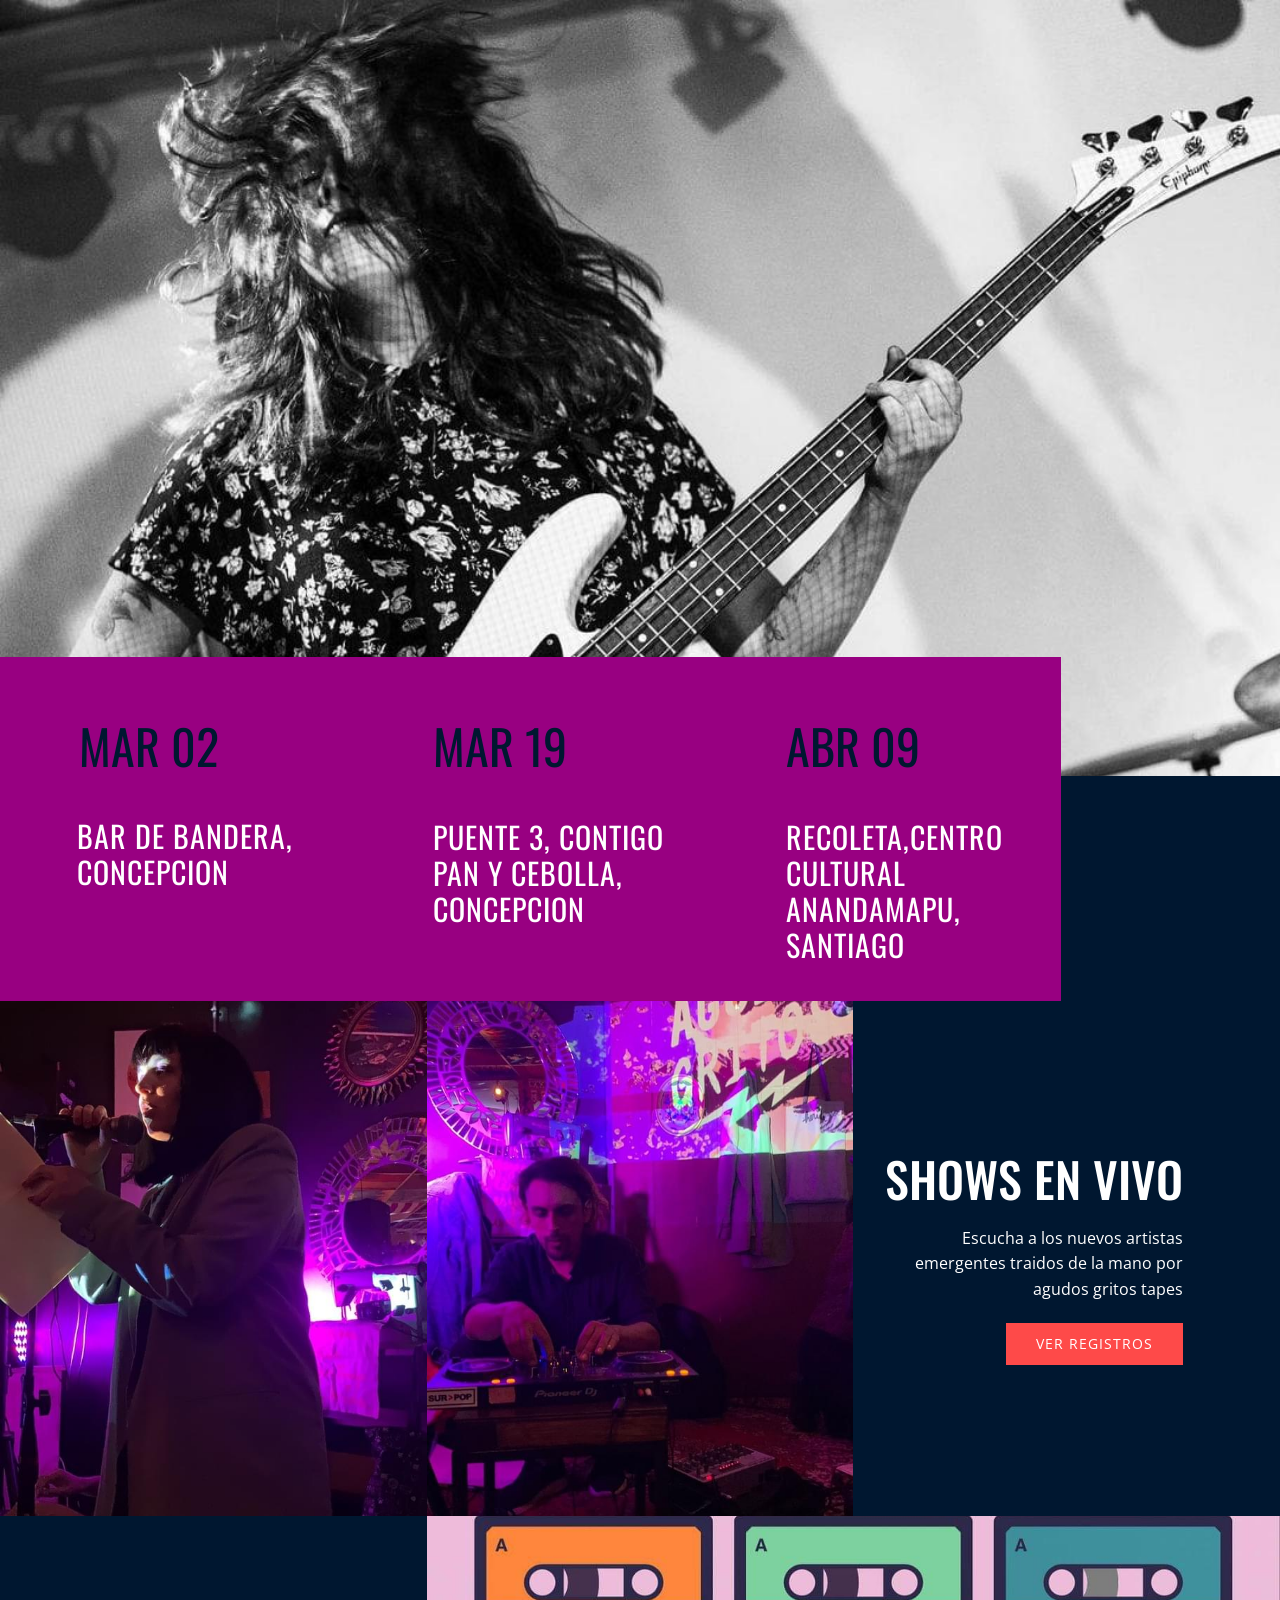
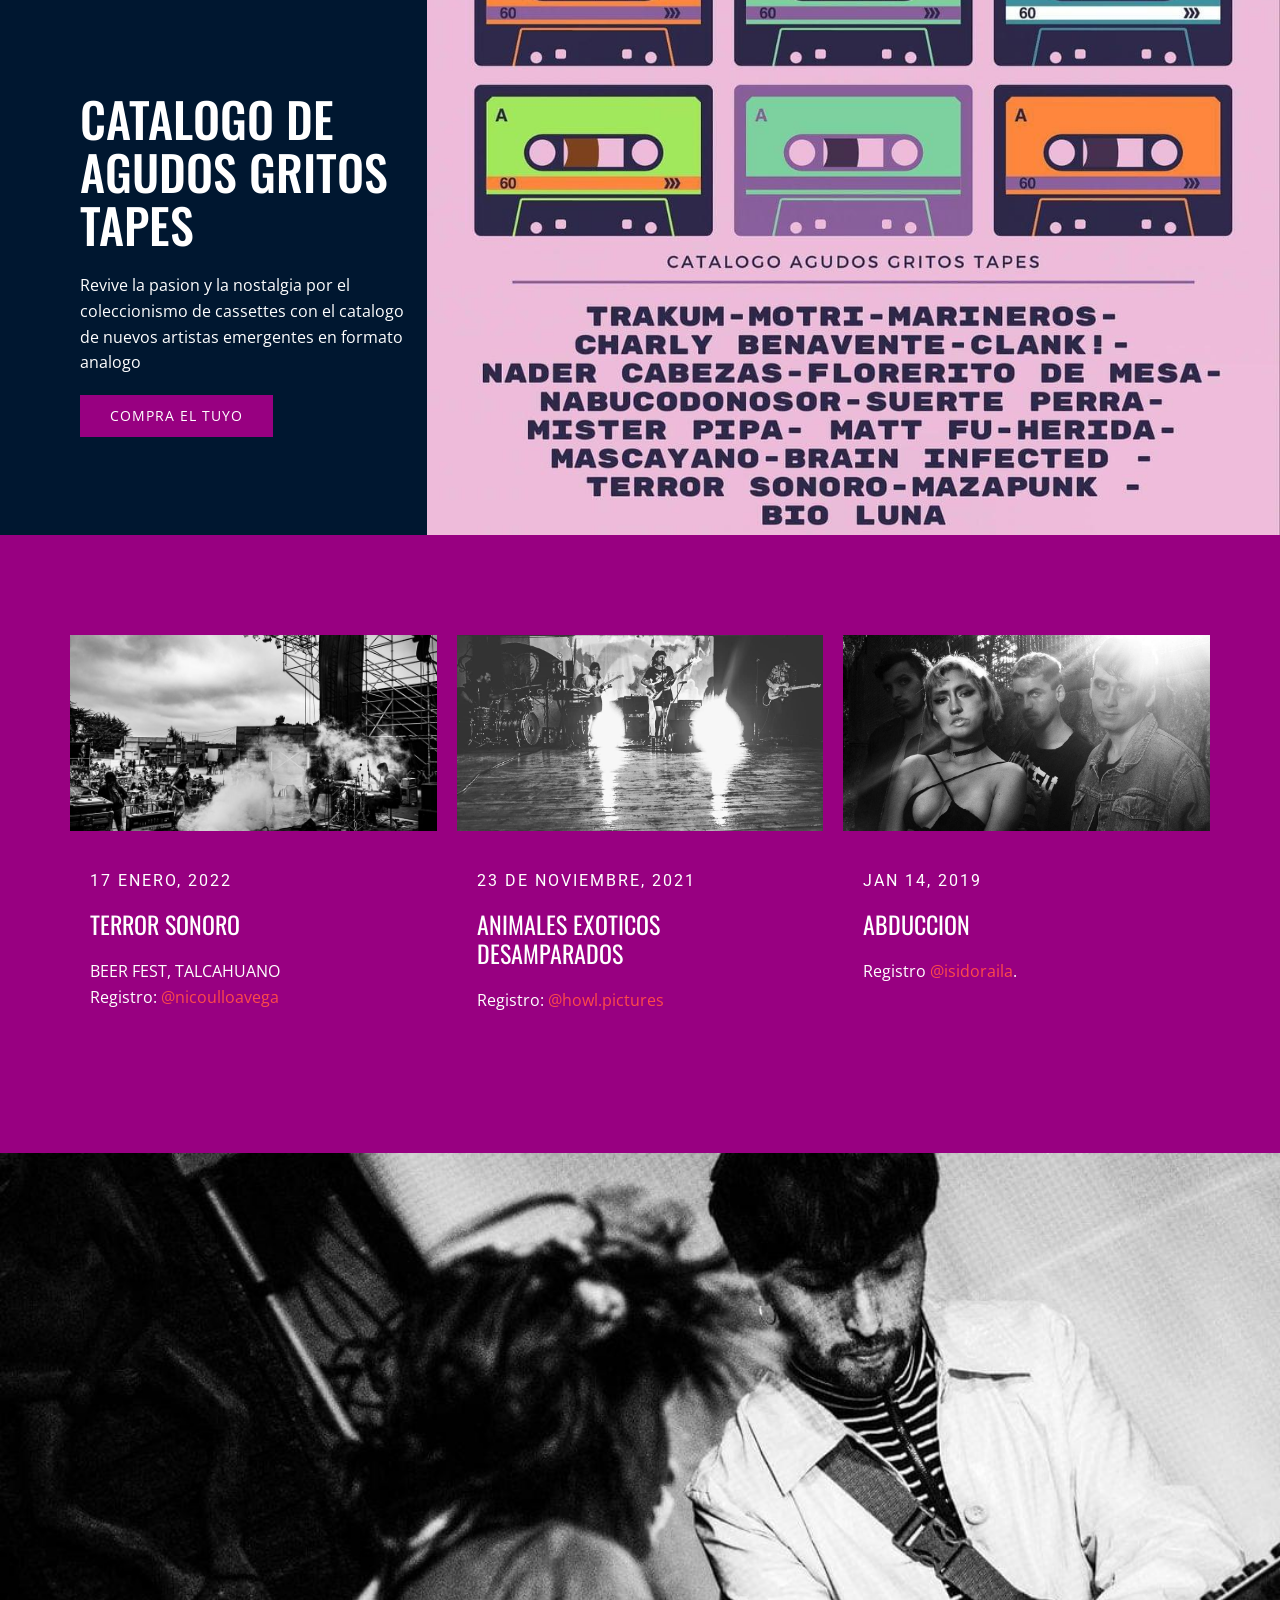
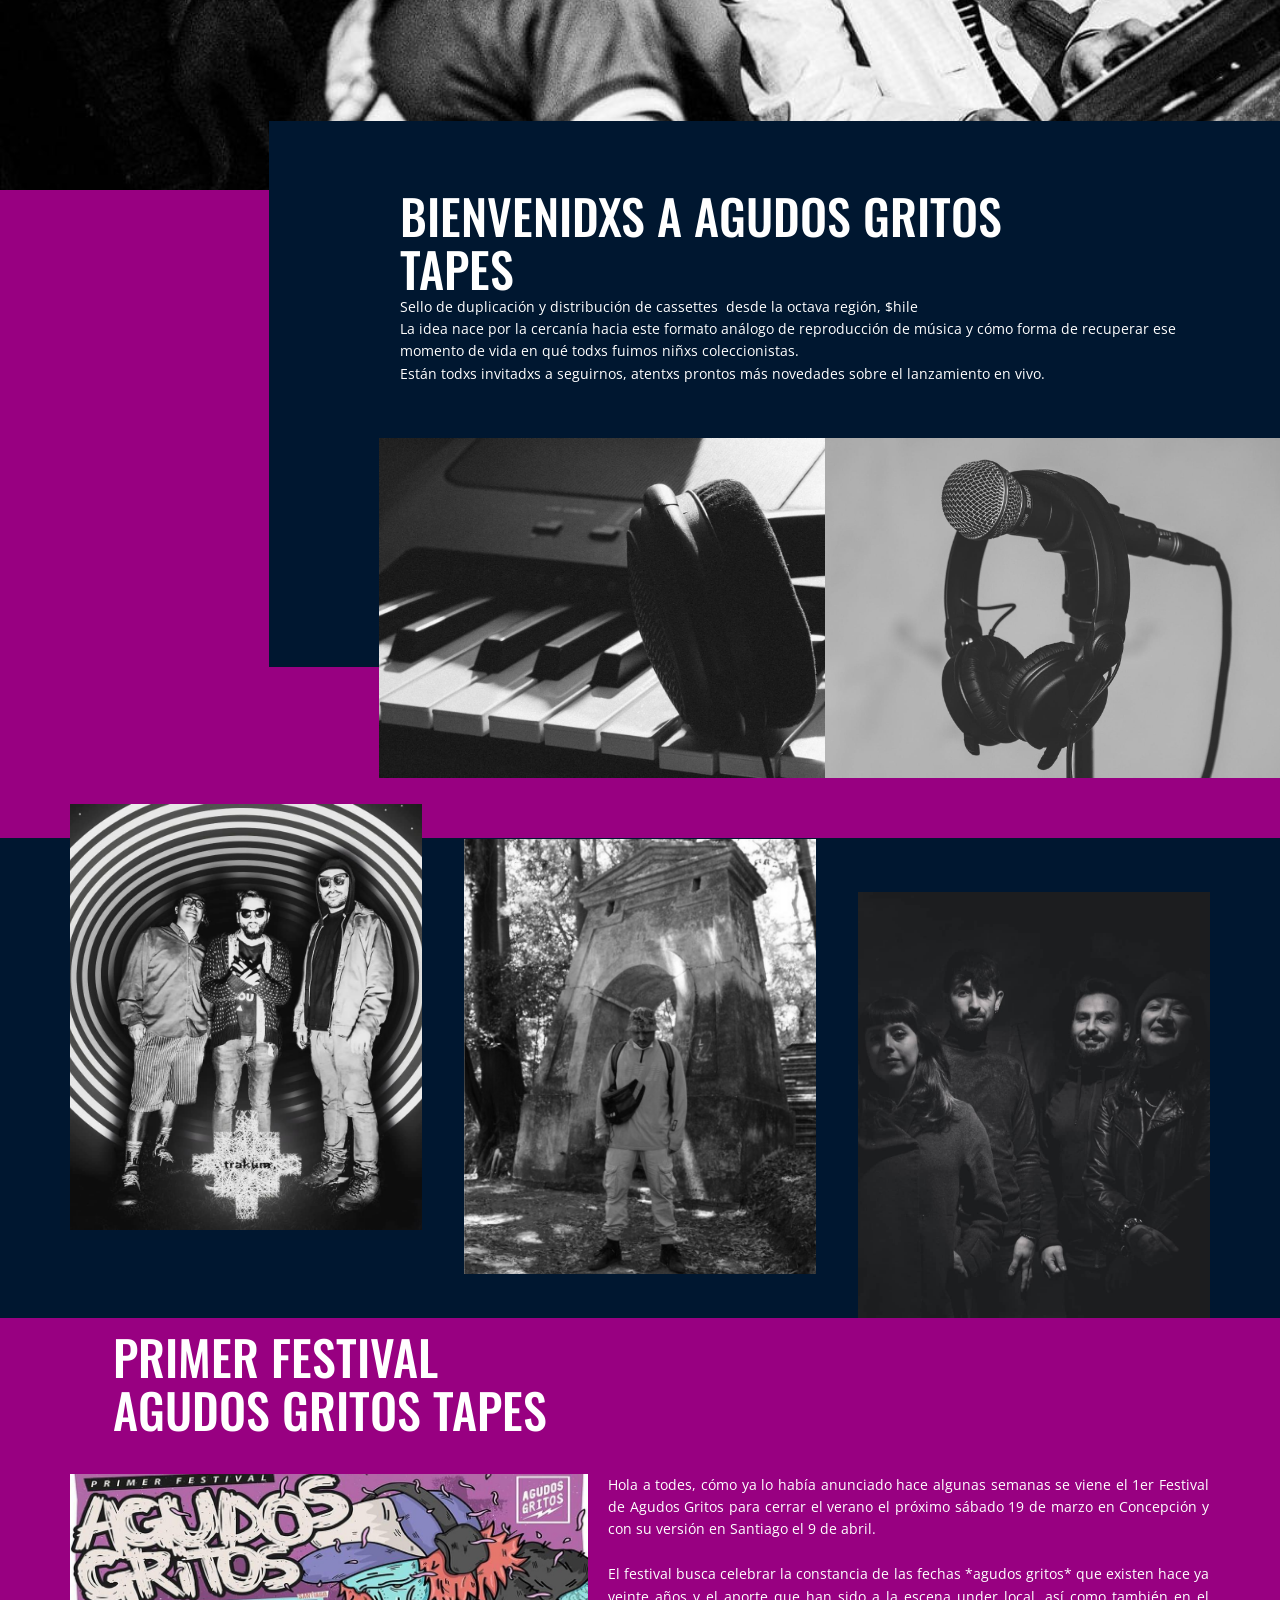
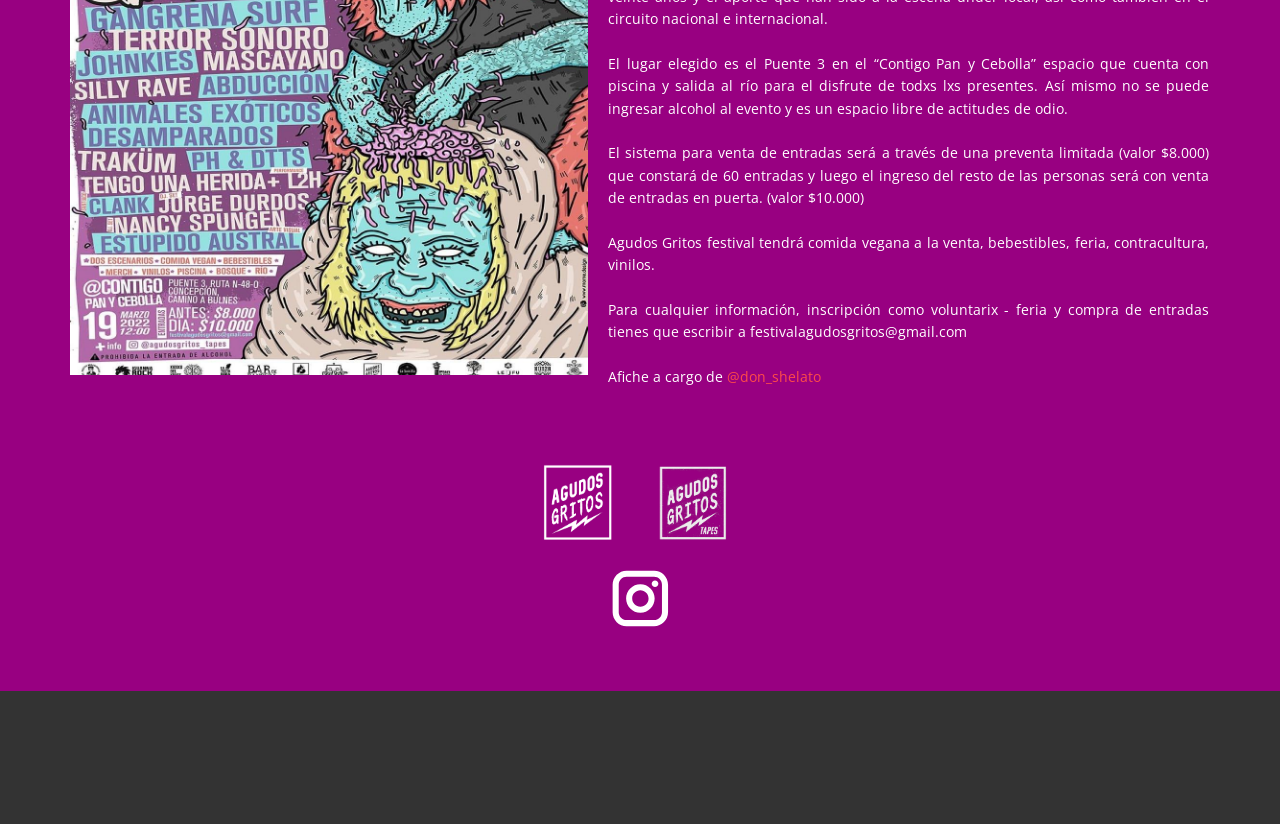
<file: index.html>
<!DOCTYPE html>
<html style="font-size: 16px;">
  <head>
    <meta name="viewport" content="width=device-width, initial-scale=1.0">
    <meta charset="utf-8">
    <meta name="keywords" content="agudos gritos tapes">
    <link rel="apple-touch-icon" sizes="57x57" href="/apple-icon-57x57.png">
<link rel="apple-touch-icon" sizes="60x60" href="/apple-icon-60x60.png">
<link rel="apple-touch-icon" sizes="72x72" href="/apple-icon-72x72.png">
<link rel="apple-touch-icon" sizes="76x76" href="/apple-icon-76x76.png">
<link rel="apple-touch-icon" sizes="114x114" href="/apple-icon-114x114.png">
<link rel="apple-touch-icon" sizes="120x120" href="/apple-icon-120x120.png">
<link rel="apple-touch-icon" sizes="144x144" href="/apple-icon-144x144.png">
<link rel="apple-touch-icon" sizes="152x152" href="/apple-icon-152x152.png">
<link rel="apple-touch-icon" sizes="180x180" href="/apple-icon-180x180.png">
<link rel="icon" type="image/png" sizes="192x192"  href="/android-icon-192x192.png">
<link rel="icon" type="image/png" sizes="32x32" href="/favicon-32x32.png">
<link rel="icon" type="image/png" sizes="96x96" href="/favicon-96x96.png">
<link rel="icon" type="image/png" sizes="16x16" href="/favicon-16x16.png">
<link rel="manifest" href="/manifest.json">
<meta name="msapplication-TileColor" content="#ffffff">
<meta name="msapplication-TileImage" content="/ms-icon-144x144.png">
<meta name="theme-color" content="#ffffff">
    <meta name="description" content="">
    <meta name="page_type" content="np-template-header-footer-from-plugin">
    <title>Inicio</title>
    <link rel="stylesheet" href="nicepage.css" media="screen">
<link rel="stylesheet" href="Inicio.css" media="screen">
    <script class="u-script" type="text/javascript" src="jquery-1.9.1.min.js" defer=""></script>
    <script class="u-script" type="text/javascript" src="nicepage.js" defer=""></script>
    <meta name="generator" content="Nicepage 4.6.1, nicepage.com">
    <link rel="icon" href="images/favicon.ico">
    <link id="u-theme-google-font" rel="stylesheet" href="https://fonts.googleapis.com/css?family=Roboto:100,100i,300,300i,400,400i,500,500i,700,700i,900,900i|Open+Sans:300,300i,400,400i,500,500i,600,600i,700,700i,800,800i">
    <link id="u-page-google-font" rel="stylesheet" href="https://fonts.googleapis.com/css?family=Oswald:200,300,400,500,600,700">
    
    
    
    
    
    
    
    
    
    
    <script type="application/ld+json">{
		"@context": "http://schema.org",
		"@type": "Organization",
		"name": "AGUDOSGRITOSTAPES",
		"url": "/",
		"logo": "images/agudos-gritos-holograficos-min.png"
}</script>
    <meta name="theme-color" content="#fe4a49">
    <meta property="og:title" content="Inicio">
    <meta property="og:description" content="">
    <meta property="og:type" content="website">
    <link rel="canonical" href="/">
  </head>
  <body data-home-page="https://agudosgritostapes.nicepage.io/Inicio.html?version=c3137f15-bdb1-4d0a-bb6e-f0d2221f61a2" data-home-page-title="Inicio" class="u-body u-overlap u-xl-mode"><header class="u-clearfix u-header u-header" id="sec-556a"><div class="u-clearfix u-sheet u-sheet-1">
        <nav class="u-align-left u-menu u-menu-dropdown u-nav-spacing-25 u-offcanvas u-menu-1">
          <div class="menu-collapse" style="font-size: 1rem; letter-spacing: 0px; font-weight: 700; text-transform: uppercase;">
            <a class="u-button-style u-custom-padding-bottom u-custom-top-bottom-menu-spacing u-nav-link u-text-active-white u-text-grey-40 u-text-hover-grey-70" href="#" style="padding: 8px 12px; font-size: calc(1em + 16px);">
              <svg class="u-svg-link" preserveAspectRatio="xMidYMin slice" viewBox="0 0 302 302" style="undefined"><use xlink:href="#svg-7b92"></use></svg>
              <svg xmlns="http://www.w3.org/2000/svg" xmlns:xlink="http://www.w3.org/1999/xlink" version="1.1" id="svg-7b92" x="0px" y="0px" viewBox="0 0 302 302" style="enable-background:new 0 0 302 302;" xml:space="preserve" class="u-svg-content"><g><rect y="36" width="302" height="30"></rect><rect y="236" width="302" height="30"></rect><rect y="136" width="302" height="30"></rect>
</g><g></g><g></g><g></g><g></g><g></g><g></g><g></g><g></g><g></g><g></g><g></g><g></g><g></g><g></g><g></g></svg>
            </a>
          </div>
          <div class="u-custom-menu u-nav-container">
            <ul class="u-nav u-spacing-0 u-unstyled u-nav-1"><li class="u-nav-item"><a class="u-button-style u-nav-link u-text-active-white u-text-grey-40 u-text-hover-grey-70" href="Inicio.html" style="padding: 10px 20px;">Inicio</a>
</li><li class="u-nav-item"><a class="u-button-style u-nav-link u-text-active-white u-text-grey-40 u-text-hover-grey-70" href="Inicio.html#sec-f1fa" data-page-id="1516846" style="padding: 10px 20px;">Acerca de</a>
</li><li class="u-nav-item"><a class="u-button-style u-nav-link u-text-active-white u-text-grey-40 u-text-hover-grey-70" href="https://www.instagram.com/agudosgritos_tapes/" target="_blank" style="padding: 10px 26px 10px 20px;">Contacto</a>
</li></ul>
          </div>
          <div class="u-custom-menu u-nav-container-collapse">
            <div class="u-align-center u-black u-container-style u-inner-container-layout u-opacity u-opacity-95 u-sidenav">
              <div class="u-inner-container-layout u-sidenav-overflow">
                <div class="u-menu-close"></div>
                <ul class="u-align-center u-nav u-popupmenu-items u-unstyled u-nav-2"><li class="u-nav-item"><a class="u-button-style u-nav-link" href="Inicio.html" style="padding: 10px 20px;">Inicio</a>
</li><li class="u-nav-item"><a class="u-button-style u-nav-link" href="Inicio.html#sec-f1fa" data-page-id="1516846" style="padding: 10px 20px;">Acerca de</a>
</li><li class="u-nav-item"><a class="u-button-style u-nav-link" href="https://www.instagram.com/agudosgritos_tapes/" target="_blank" style="padding: 10px 20px;">Contacto</a>
</li></ul>
              </div>
            </div>
            <div class="u-black u-menu-overlay u-opacity u-opacity-70"></div>
          </div>
        </nav>
      </div></header> 
    <section class="u-clearfix u-image u-section-1" id="sec-1994" data-image-width="1080" data-image-height="1080">
      <div class="u-clearfix u-sheet u-sheet-1"></div>
    </section>
    <section class="u-clearfix u-palette-4-base u-section-2" id="sec-cc93">
      <div class="u-clearfix u-layout-wrap u-layout-wrap-1">
        <div class="u-layout">
          <div class="u-layout-row">
            <div class="u-align-center-sm u-align-center-xs u-container-style u-custom-color-1 u-layout-cell u-left-cell u-size-20 u-layout-cell-1">
              <div class="u-container-layout u-container-layout-1">
                <h2 class="u-align-left-lg u-align-left-md u-align-left-xl u-text u-text-palette-4-base u-text-1">MAR 02<br>
                </h2>
                <h3 class="u-text u-text-body-alt-color u-text-2">BAR DE BANDERA, CONCEPCION<br>
                </h3>
              </div>
            </div>
            <div class="u-align-center-sm u-align-center-xs u-align-left-lg u-container-style u-custom-color-1 u-layout-cell u-size-20 u-layout-cell-2">
              <div class="u-container-layout u-container-layout-2">
                <h2 class="u-align-left-xl u-text u-text-palette-4-base u-text-3">MAR 19</h2>
                <h3 class="u-text u-text-body-alt-color u-text-4"> PUENTE 3, CONTIGO PAN Y CEBOLLA,<br>CONCEPCION<br>
                </h3>
              </div>
            </div>
            <div class="u-align-center-sm u-align-center-xs u-container-style u-custom-color-1 u-layout-cell u-right-cell u-size-20 u-layout-cell-3">
              <div class="u-container-layout u-valign-middle-xs u-container-layout-3">
                <h2 class="u-align-left-lg u-align-left-md u-align-left-xl u-text u-text-palette-4-base u-text-5">ABR 09</h2>
                <h3 class="u-text u-text-body-alt-color u-text-6">RECOLETA,CENTRO CULTURAL ANANDAMAPU,<br>SANTIAGO<br>
                </h3>
              </div>
            </div>
          </div>
        </div>
      </div>
    </section>
    <section class="u-clearfix u-palette-4-base u-section-3" id="sec-a840">
      <div class="u-clearfix u-expanded-width u-layout-wrap u-layout-wrap-1">
        <div class="u-layout">
          <div class="u-layout-row">
            <div class="u-container-style u-image u-layout-cell u-right-cell u-size-20 u-image-1" data-image-width="608" data-image-height="1080">
              <div class="u-container-layout"></div>
            </div>
            <div class="u-container-style u-image u-layout-cell u-size-20 u-image-2" data-image-width="608" data-image-height="1080">
              <div class="u-container-layout"></div>
            </div>
            <div class="u-align-right u-container-style u-layout-cell u-left-cell u-size-20 u-layout-cell-3">
              <div class="u-container-layout u-container-layout-3">
                <h2 class="u-text u-text-1">SHOWS EN VIVO<br>
                </h2>
                <p class="u-text u-text-2">Escucha a los nuevos artistas emergentes traidos de la mano por agudos gritos tapes<br>
                </p>
                <a href="https://www.instagram.com/agudosgritos_tapes/" class="u-btn u-button-style u-palette-1-base u-btn-1" target="_blank">VER REGISTROS</a>
              </div>
            </div>
          </div>
        </div>
      </div>
    </section>
    <section class="u-clearfix u-palette-4-base u-valign-top-xs u-section-4" id="sec-5f77">
      <div class="u-clearfix u-expanded-width u-layout-wrap u-layout-wrap-1">
        <div class="u-layout">
          <div class="u-layout-row">
            <div class="u-container-style u-layout-cell u-left-cell u-size-20 u-layout-cell-1">
              <div class="u-container-layout u-container-layout-1">
                <h2 class="u-text u-text-1">CATALOGO DE AGUDOS GRITOS TAPES<br>
                </h2>
                <p class="u-text u-text-2">Revive la pasion y la nostalgia por el coleccionismo de cassettes con el catalogo de nuevos artistas emergentes en formato analogo<br>
                </p>
                <a href="https://www.instagram.com/agudosgritos_tapes/" class="u-border-none u-btn u-button-style u-custom-color-1 u-btn-1">COMPRA EL TUYO</a>
              </div>
            </div>
            <div class="u-container-style u-image u-layout-cell u-right-cell u-size-40 u-image-1" data-image-width="1080" data-image-height="1080">
              <div class="u-container-layout"></div>
            </div>
          </div>
        </div>
      </div>
    </section>
    <section class="u-clearfix u-custom-color-1 u-section-5" id="sec-f844">
      <div class="u-clearfix u-sheet u-sheet-1">
        <div class="u-clearfix u-expanded-width u-gutter-20 u-layout-wrap u-layout-wrap-1">
          <div class="u-layout">
            <div class="u-layout-row">
              <div class="u-align-center-lg u-container-style u-layout-cell u-left-cell u-size-20 u-layout-cell-1">
                <div class="u-container-layout">
                  <img src="images/272119578_378913177442935_8576020220514232757_n.jpg" alt="" class="u-expanded-width u-image u-image-default u-image-1" data-image-width="840" data-image-height="540">
                  <h5 class="u-align-center-sm u-text u-text-1">17 ENERO, 2022</h5>
                  <h4 class="u-align-center-sm u-text u-text-2">TERROR SONORO<br>
                  </h4>
                  <p class="u-text u-text-3">BEER FEST, TALCAHUANO<br>Registro: <a class="notranslate u-active-none u-border-none u-btn u-button-style u-hover-none u-none u-text-palette-1-base u-btn-1" href="https://www.instagram.com/nicoulloavega/" tabindex="0">@nicoulloavega</a>
                  </p>
                </div>
              </div>
              <div class="u-align-center-lg u-container-style u-layout-cell u-size-20 u-layout-cell-2">
                <div class="u-container-layout">
                  <img src="images/259299020_114134877751619_3194261619895438486_n.jpg" alt="" class="u-expanded-width u-image u-image-default u-image-2" data-image-width="1080" data-image-height="1080">
                  <h5 class="u-align-center-sm u-text u-text-4">23 de noviembre, 2021</h5>
                  <h4 class="u-align-center-sm u-text u-text-5">ANIMALES EXOTICOS DESAMPARADOS<br>
                  </h4>
                  <p class="u-text u-text-6">Registro: <a class="notranslate u-active-none u-border-none u-btn u-button-style u-hover-none u-none u-text-palette-1-base u-btn-2" href="https://www.instagram.com/howl.pictures/" tabindex="0">@howl.pictures</a>
                  </p>
                </div>
              </div>
              <div class="u-align-center-lg u-container-style u-layout-cell u-right-cell u-size-20 u-layout-cell-3">
                <div class="u-container-layout">
                  <img src="images/274941142_1016605282276065_1198215062231256410_n.jpg" alt="" class="u-expanded-width u-image u-image-default u-image-3" data-image-width="1080" data-image-height="1080">
                  <h5 class="u-align-center-sm u-text u-text-7">JAN 14, 2019</h5>
                  <h4 class="u-align-center-sm u-text u-text-8">ABDUCCION<br>
                  </h4>
                  <p class="u-text u-text-9">Registro <a class="notranslate u-active-none u-border-none u-btn u-button-style u-hover-none u-none u-text-palette-1-base u-btn-3" href="https://www.instagram.com/isidoraila/" tabindex="0">@isidoraila</a>. 
                  </p>
                </div>
              </div>
            </div>
          </div>
        </div>
      </div>
    </section>
    <section class="u-clearfix u-image u-section-6" id="sec-1600" data-image-width="1080" data-image-height="1080">
      <div class="u-clearfix u-sheet u-sheet-1"></div>
    </section>
    <section class="u-clearfix u-custom-color-1 u-section-7" id="sec-f1fa">
      <div class="u-clearfix u-layout-wrap u-layout-wrap-1">
        <div class="u-layout">
          <div class="u-layout-row">
            <div class="u-container-style u-layout-cell u-left-cell u-size-33 u-layout-cell-1">
              <div class="u-container-layout">
                <div class="u-palette-4-base u-shape u-shape-rectangle u-shape-1"></div>
                <img class="u-expanded-width-xs u-image u-image-1" src="images/pexels-photo-1128440.jpeg" data-image-width="1920" data-image-height="823">
                <div class="u-container-style u-group u-group-1">
                  <div class="u-container-layout u-valign-top-sm u-valign-top-xs u-container-layout-2">
                    <h2 class="u-text u-text-1">BIENVENIDXS A AGUDOS GRITOS TAPES<br>
                    </h2>
                    <p class="u-text u-text-body-alt-color u-text-2"> Sello de duplicación y distribución de cassettes&nbsp; desde la octava región, $hile <br>La
 idea nace por la cercanía hacia este formato análogo de reproducción de
 música y cómo forma de recuperar ese momento de vida en qué todxs 
fuimos niñxs coleccionistas.<br>Están todxs invitadxs a seguirnos, atentxs prontos más novedades sobre el lanzamiento en vivo.<br>
                    </p>
                  </div>
                </div>
              </div>
            </div>
            <div class="u-container-style u-layout-cell u-right-cell u-size-27 u-layout-cell-2">
              <div class="u-container-layout">
                <img class="u-expanded-width u-image u-image-2" src="images/pexels-photo-185030.jpeg" data-image-width="1631" data-image-height="1080">
              </div>
            </div>
          </div>
        </div>
      </div>
    </section>
    <section class="u-clearfix u-palette-4-base u-section-8" id="sec-ec7c">
      <div class="u-clearfix u-sheet u-sheet-1">
        <div class="u-clearfix u-expanded-width u-layout-wrap u-layout-wrap-1">
          <div class="u-layout">
            <div class="u-layout-row">
              <div class="u-container-style u-layout-cell u-left-cell u-size-20 u-layout-cell-1">
                <div class="u-container-layout">
                  <img class="u-image u-image-1" src="images/89405355_630380921135065_8316966780607065363_n.jpg" data-image-width="1068" data-image-height="1068">
                </div>
              </div>
              <div class="u-container-style u-layout-cell u-size-20 u-layout-cell-2">
                <div class="u-container-layout">
                  <img class="u-image u-image-2" src="images/fotoefectos.com_1.jpg" data-image-width="732" data-image-height="1020">
                </div>
              </div>
              <div class="u-container-style u-layout-cell u-right-cell u-size-20 u-layout-cell-3">
                <div class="u-container-layout">
                  <img class="u-image u-image-3" src="images/249901246_1140032249862619_3420347942486582663_n.jpg" data-image-width="1080" data-image-height="1080">
                </div>
              </div>
            </div>
          </div>
        </div>
      </div>
    </section>
    <section class="u-align-center-xs u-clearfix u-custom-color-1 u-section-9" id="sec-2e64">
      <div class="u-clearfix u-sheet u-sheet-1">
        <h2 class="u-text u-text-1">PRIMER FESTIVAL AGUDOS GRITOS TAPES<br>
        </h2>
        <img src="images/274848040_482451483603308_3457648102482441183_n.jpg" alt="" class="u-align-left u-expanded-width-xs u-image u-image-1" data-image-width="1080" data-image-height="1080">
        <div class="u-align-justify u-container-style u-group u-group-1">
          <div class="u-container-layout u-container-layout-1">
            <p class="u-text u-text-2"> Hola
 a todes, cómo ya lo había anunciado hace algunas semanas se viene el 
1er Festival de Agudos Gritos para cerrar el verano el próximo sábado
 19 de marzo en Concepción y con su versión en Santiago el 9 de abril. <br>
              <br>El
 festival busca celebrar la constancia de las fechas *agudos gritos*  
que existen hace ya veinte años y el aporte que han sido a la escena 
under local, así como también en el circuito nacional e internacional. <br>
              <br>El
 lugar elegido es el Puente 3 en el “Contigo Pan y Cebolla” espacio que 
cuenta con piscina y salida al río para el disfrute de todxs lxs 
presentes. Así mismo no se puede ingresar alcohol al evento y es un 
espacio libre de actitudes de odio. <br>
              <br>El sistema para venta de 
entradas será a través de una preventa limitada (valor $8.000) que 
constará de 60 entradas y luego el ingreso del resto de las personas 
será con venta de entradas en puerta. (valor $10.000) <br>
              <br>Agudos Gritos festival tendrá comida vegana a la venta, bebestibles, feria, contracultura, vinilos.<br>
              <br>Para
 cualquier información, inscripción como voluntarix - feria y compra de 
entradas tienes que escribir a festivalagudosgritos@gmail.com<br>
              <br>Afiche a cargo de <a class="notranslate u-active-none u-border-none u-btn u-button-style u-hover-none u-none u-text-palette-1-base u-btn-1" href="https://www.instagram.com/don_shelato/" tabindex="0">@don_shelato</a>
              <br>
              <br>
              <br>
            </p>
          </div>
        </div>
        <img class="u-image u-image-default u-image-2" src="images/logoblancoconmarcofondotransparente.png" alt="" data-image-width="1398" data-image-height="1080">
        <img class="u-image u-image-default u-image-3" src="images/Webp.net-resizeimage1.png" alt="" data-image-width="857" data-image-height="864">
        <div class="u-social-icons u-spacing-10 u-social-icons-1">
          <a class="u-social-url" target="_blank" href="https://www.instagram.com/agudosgritos_tapes/" title="Instagram"><span class="u-icon u-icon-circle u-social-icon u-social-instagram u-icon-1"><svg class="u-svg-link" preserveAspectRatio="xMidYMin slice" viewBox="0 0 112.2 112.2" style=""><use xlink:href="#svg-e768"></use></svg><svg x="0px" y="0px" viewBox="0 0 112.2 112.2" enable-background="new 0 0 112.2 112.2" xml:space="preserve" id="svg-e768" class="u-svg-content"><path d="M55.9,32.9c-12.8,0-23.2,10.4-23.2,23.2s10.4,23.2,23.2,23.2s23.2-10.4,23.2-23.2S68.7,32.9,55.9,32.9z M55.9,69.4c-7.4,0-13.3-6-13.3-13.3c-0.1-7.4,6-13.3,13.3-13.3s13.3,6,13.3,13.3C69.3,63.5,63.3,69.4,55.9,69.4z"></path><path d="M79.7,26.8c-3,0-5.4,2.5-5.4,5.4s2.5,5.4,5.4,5.4c3,0,5.4-2.5,5.4-5.4S82.7,26.8,79.7,26.8z"></path><path d="M78.2,11H33.5C21,11,10.8,21.3,10.8,33.7v44.7c0,12.6,10.2,22.8,22.7,22.8h44.7c12.6,0,22.7-10.2,22.7-22.7 V33.7C100.8,21.1,90.6,11,78.2,11z M91,78.4c0,7.1-5.8,12.8-12.8,12.8H33.5c-7.1,0-12.8-5.8-12.8-12.8V33.7 c0-7.1,5.8-12.8,12.8-12.8h44.7c7.1,0,12.8,5.8,12.8,12.8V78.4z"></path></svg></span>
          </a>
        </div>
      </div>
    </section>
    
    
    <footer class="u-clearfix u-footer u-grey-80" id="sec-0aff"><div class="u-clearfix u-sheet u-sheet-1">
        <div class="u-align-left u-container-style u-group u-group-1">
          <div class="u-container-layout u-container-layout-1"></div>
        </div>
      </div></footer>
  </body>
</html>
</file>
